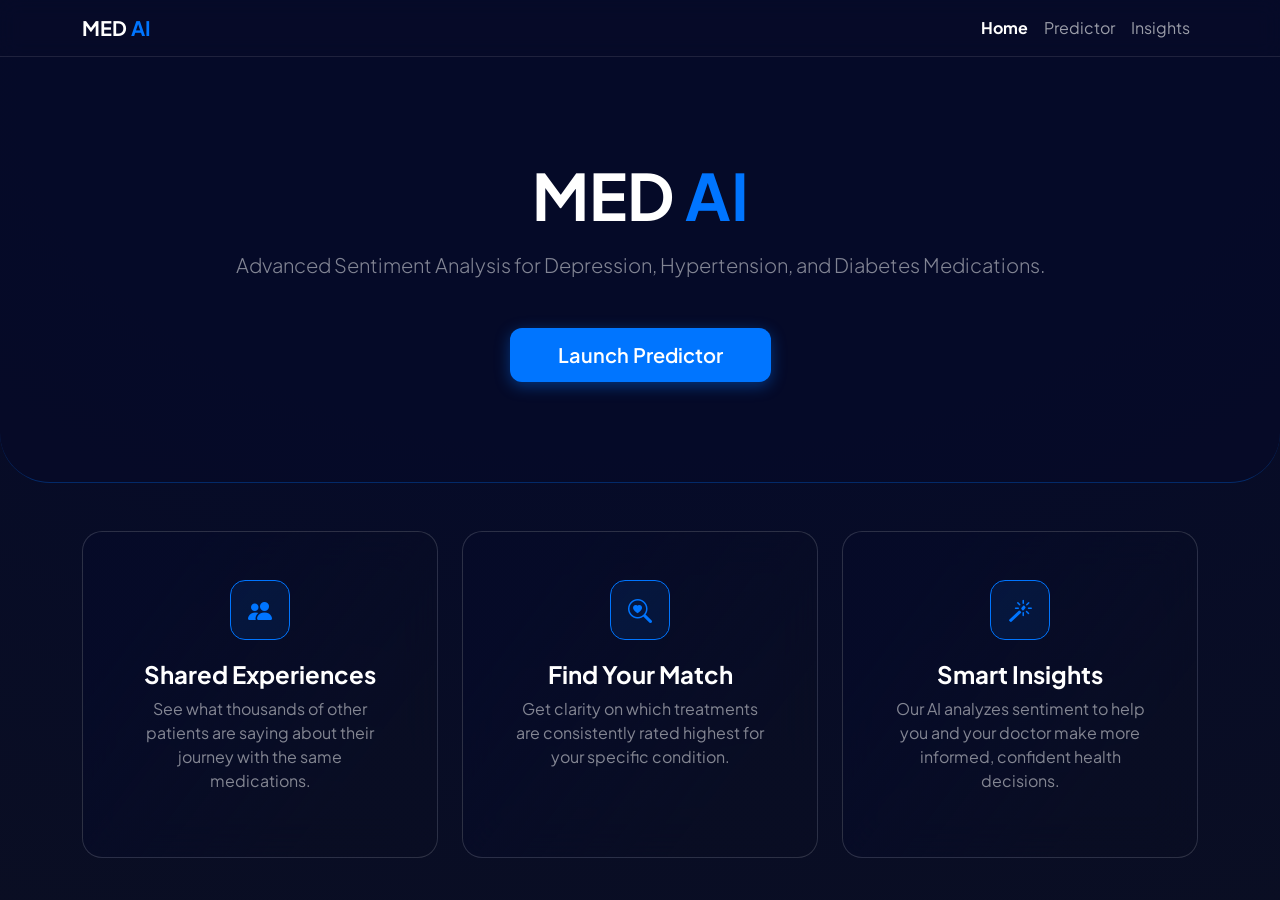
<file: templates/index.html>
<!DOCTYPE html>
<html lang="en">
<head>
    <meta charset="UTF-8">
    <meta name="viewport" content="width=device-width, initial-scale=1.0">
    <title>MedAI | Clinical Review System</title>
    <link href="https://cdn.jsdelivr.net/npm/bootstrap@5.3.0/dist/css/bootstrap.min.css" rel="stylesheet">
    <link rel="stylesheet" href="https://cdn.jsdelivr.net/npm/bootstrap-icons@1.11.1/font/bootstrap-icons.css">
    <link href="https://fonts.googleapis.com/css2?family=Plus+Jakarta+Sans:wght@300;400;600;700&display=swap" rel="stylesheet">
    <style>
        body {
            background: radial-gradient(120% 100% at 50% 10%, #060b28 40%, #0a0e23 100%);
            color: #fff;
            font-family: 'Plus Jakarta Sans', sans-serif;
            min-height: 100vh;
        }

        .glass-card {
            background: linear-gradient(127.09deg, rgba(6, 11, 40, 0.94) 19.41%, rgba(10, 14, 35, 0.49) 76.65%);
            border: 1px solid rgba(255, 255, 255, 0.15);
            border-radius: 20px;
            backdrop-filter: blur(20px);
            transition: transform 0.3s ease;
        }

        .glass-card:hover {
            transform: translateY(-10px);
            border-color: #0075ff;
        }

        .navbar {
            background: rgba(6, 11, 40, 0.5);
            backdrop-filter: blur(10px);
            border-bottom: 1px solid rgba(255, 255, 255, 0.1);
        }

        .nav-link { color: rgba(255,255,255,0.6) !important; }
        .nav-link.active { color: #fff !important; font-weight: 700; }

        .hero-section {
            padding: 100px 0;
            background: url('https://images.unsplash.com/photo-1576091160550-2173dba999ef?auto=format&fit=crop&w=1350&q=80');
            background-blend-mode: overlay;
            background-color: rgba(6, 11, 40, 0.85);
            background-size: cover;
            border-radius: 0 0 50px 50px;
            border-bottom: 1px solid rgba(0, 117, 255, 0.3);
        }

        .btn-vision {
            background: #0075ff;
            color: white;
            border: none;
            border-radius: 12px;
            padding: 12px 35px;
            font-weight: 600;
            box-shadow: 0px 4px 15px rgba(0, 117, 255, 0.4);
        }

        .btn-vision:hover {
            background: #0056cc;
            color: white;
        }

        .icon-box {
            width: 60px;
            height: 60px;
            background: rgba(0, 117, 255, 0.1);
            border: 1px solid #0075ff;
            border-radius: 15px;
            display: flex;
            align-items: center;
            justify-content: center;
            margin: 0 auto 20px;
            color: #0075ff;
            font-size: 1.5rem;
        }
    </style>
</head>
<body>

<nav class="navbar navbar-expand-lg navbar-dark sticky-top">
    <div class="container">
        <a class="navbar-brand fw-bold" href="/">
            MED <span style="color: #0075ff;">AI</span>
        </a>
        <div class="collapse navbar-collapse" id="navbarNav">
            <div class="navbar-nav ms-auto">
                <a class="nav-item nav-link active" href="/">Home</a>
                <a class="nav-item nav-link" href="/predict">Predictor</a>
                <a class="nav-item nav-link" href="/insights">Insights</a>
            </div>
        </div>
    </div>
</nav>

<section class="hero-section text-center">
    <div class="container">
        <h1 class="display-3 fw-bold mb-3">MED <span style="color: #0075ff;">AI</span></h1>
        <p class="lead mb-5 text-white-50">Advanced Sentiment Analysis for Depression, Hypertension, and Diabetes Medications.</p>
        <a href="/predict" class="btn btn-vision btn-lg px-5">Launch Predictor</a>
    </div>
</section>

<div class="container my-5">
    <div class="row g-4 text-center">
        <!-- Card 1: Focus on Peer Support/Shared Experience -->
        <div class="col-md-4">
            <div class="glass-card p-5 h-100">
                <div class="icon-box"><i class="bi bi-people-fill"></i></div>
                <h4 class="fw-bold">Shared Experiences</h4>
                <p class="text-white-50">See what thousands of other patients are saying about their journey with the same medications.</p>
            </div>
        </div>
        <!-- Card 2: Focus on Clarity/Understanding -->
        <div class="col-md-4">
            <div class="glass-card p-5 h-100">
                <div class="icon-box"><i class="bi bi-search-heart"></i></div>
                <h4 class="fw-bold">Find Your Match</h4>
                <p class="text-white-50">Get clarity on which treatments are consistently rated highest for your specific condition.</p>
            </div>
        </div>
        <!-- Card 3: Focus on Empowerment/Prediction -->
        <div class="col-md-4">
            <div class="glass-card p-5 h-100">
                <div class="icon-box"><i class="bi bi-magic"></i></div>
                <h4 class="fw-bold">Smart Insights</h4>
                <p class="text-white-50">Our AI analyzes sentiment to help you and your doctor make more informed, confident health decisions.</p>
            </div>
        </div>
    </div>
</div>

</body>
</html>
</file>
